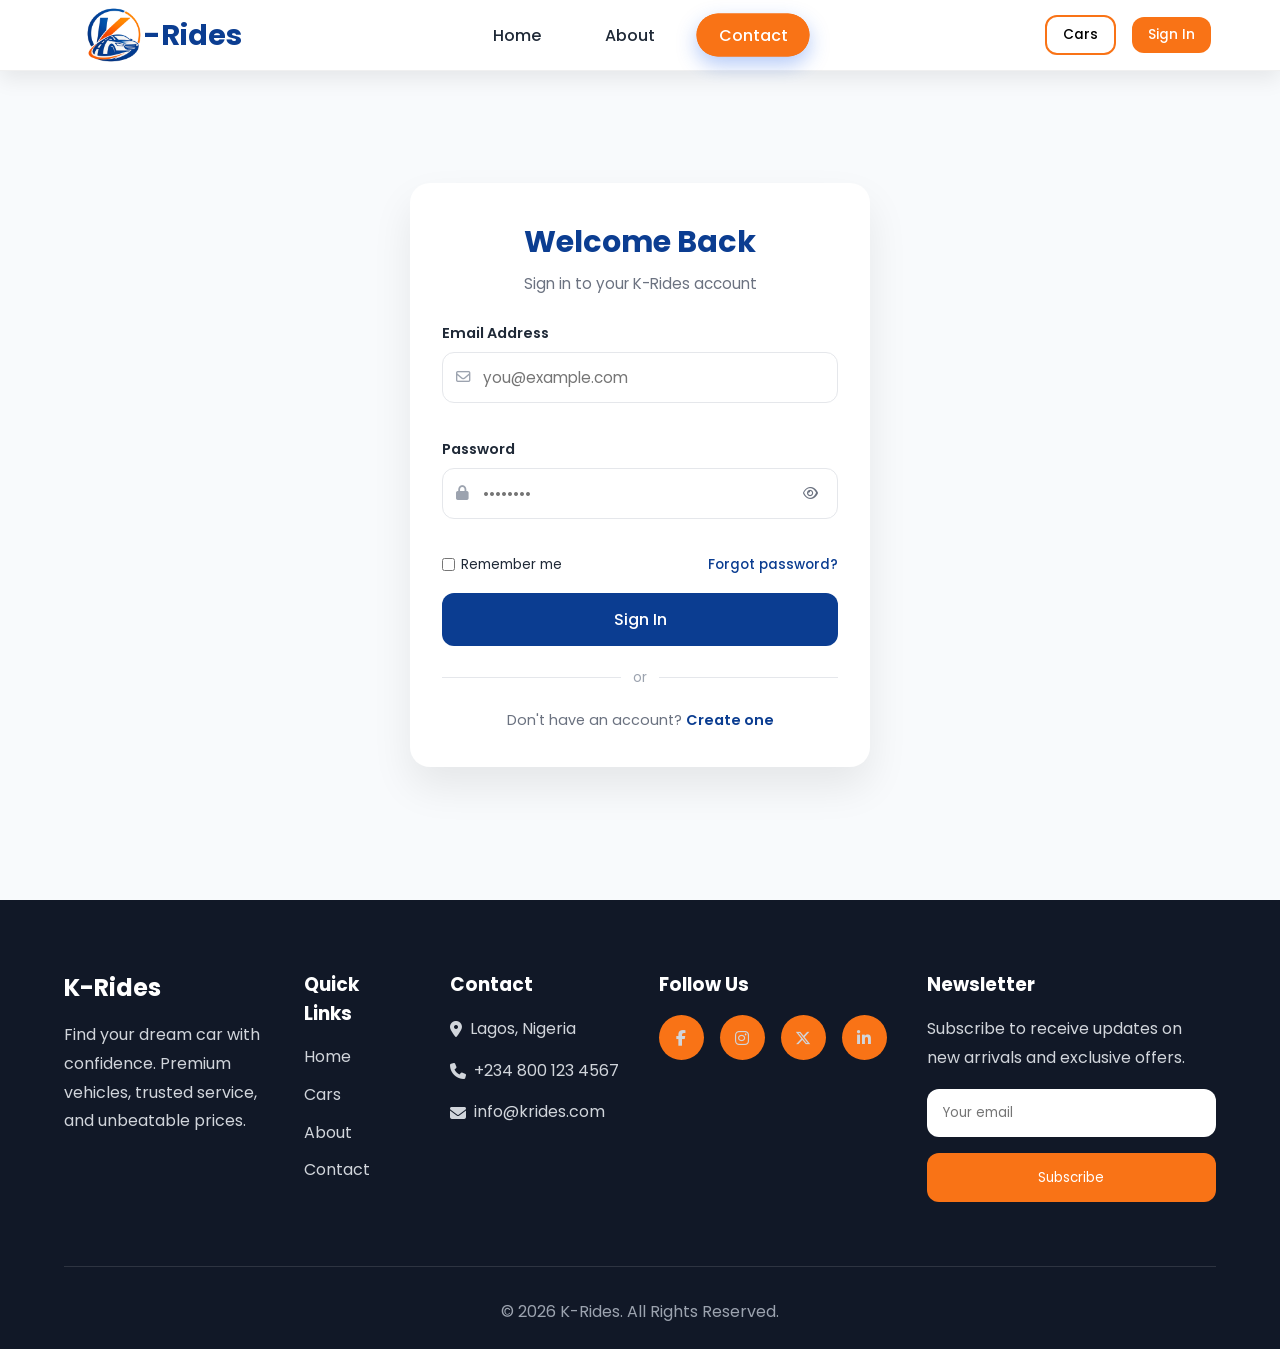
<file: auth.html>
<!doctype html>
<html lang="en">

<head>
	<meta charset="utf-8">
	<meta name="viewport" content="width=device-width, initial-scale=1.0">
	<meta name="description" content="Sign in or create a K-Rides account — one page for login and registration.">
	<meta property="og:title" content="K-Rides | Sign In">
	<meta property="og:description" content="Sign in or create your K-Rides account.">
	<meta property="og:image" content="https://k-rides-jerry.vercel.app/assets/k-ride-logo.png">
	<meta property="og:type" content="website">
	<meta property="og:url" content="https://k-rides-jerry.vercel.app/auth.html">
	<link rel="canonical" href="https://k-rides-jerry.vercel.app/auth.html">
	<meta name="twitter:card" content="summary_large_image">
	<title>K-Rides | Sign In</title>
	<link rel="icon" type="image/x-icon" href="assets/favicon.ico">
	<link rel="icon" type="image/png" sizes="512x512" href="assets/favicon.png">
	<link rel="apple-touch-icon" href="assets/favicon.png">
	<link rel="preconnect" href="https://fonts.googleapis.com">
	<link rel="preconnect" href="https://fonts.gstatic.com" crossorigin>
	<link href="https://fonts.googleapis.com/css2?family=Poppins:wght@300;400;500;600;700&display=swap" rel="stylesheet">
	<link rel="stylesheet" href="https://cdnjs.cloudflare.com/ajax/libs/font-awesome/6.7.2/css/all.min.css">
	<link rel="stylesheet" href="style.css?v=32">
</head>
<body>
	<!-- =========================================================
     HEADER / NAVBAR
     ========================================================= -->
<header>
		<div class="container">
			<nav class="navbar">
				<div class="logo">
					<img src="assets/k-ride-logo.png" alt="K-Ride Logo">
					<a href="index.html">-Rides</a>
				</div>
				<div class="nav-drawer" id="navDrawer">
					<ul class="nav-links">
						<li><a href="index.html" class="nav-item">Home</a></li>
						<li><a href="index.html#about" class="nav-item">About</a></li>
						<li><a href="#contact" class="nav-item">Contact</a></li>
						<span class="indicator"></span>
					</ul>
					<div class="nav-buttons">
						<a href="cars.html" class="btn btn-cars">Cars</a>
						<a href="auth.html" class="btn btn-register active">Sign In</a>
					</div>
				</div>
				<button class="hamburger" id="hamburger" aria-label="Open menu" aria-expanded="false">
					<span></span><span></span><span></span>
				</button>
			</nav>
			<div class="drawer-overlay" id="drawerOverlay"></div>
		</div>
	</header>

	<!-- =========================================================
     AUTH PAGE - LOGIN/REGISTER
     ========================================================= -->
<section class="auth-page">
		<div class="container">
			<div class="auth-card" id="authCard">
				<div class="auth-header">
					<h1 id="authTitle">Welcome Back</h1>
					<p id="authSub">Sign in to your K-Rides account</p>
				</div>

				<!-- LOGIN PANEL (visible by default) -->
				<div id="loginPanel" class="auth-panel">
					<form id="loginForm" novalidate>
						<div class="input-group">
							<label for="loginEmail">Email Address</label>
							<div class="input-with-icon">
								<i class="fa-regular fa-envelope"></i>
								<input type="email" id="loginEmail" placeholder="you@example.com" required>
							</div>
							<small class="field-error" id="loginEmailError"></small>
						</div>
						<div class="input-group">
							<label for="loginPassword">Password</label>
							<div class="input-with-icon">
								<i class="fa-solid fa-lock"></i>
								<input type="password" id="loginPassword" placeholder="••••••••" required>
								<button type="button" class="toggle-pass" data-target="loginPassword" aria-label="Show password"><i class="fa-regular fa-eye"></i></button>
							</div>
							<small class="field-error" id="loginPasswordError"></small>
						</div>
						<div class="auth-row">
							<label class="remember"><input type="checkbox" id="remember"> Remember me</label>
							<a href="#" class="forgot-link">Forgot password?</a>
						</div>
						<button type="submit" class="btn btn-primary auth-submit" id="loginBtn">Sign In</button>
					</form>
					<div class="auth-divider"><span>or</span></div>
					<p class="auth-switch">Don't have an account? <a href="#" id="showRegister">Create one</a></p>
				</div>

				<!-- REGISTER PANEL (hidden by default) -->
				<div id="registerPanel" class="auth-panel hidden">
					<form id="registerForm" novalidate>
						<div class="input-group">
							<label for="regName">Full Name</label>
							<div class="input-with-icon">
								<i class="fa-regular fa-user"></i>
								<input type="text" id="regName" placeholder="John Doe" required>
							</div>
							<small class="field-error" id="regNameError"></small>
						</div>
						<div class="input-group">
							<label for="regEmail">Email Address</label>
							<div class="input-with-icon">
								<i class="fa-regular fa-envelope"></i>
								<input type="email" id="regEmail" placeholder="you@example.com" required>
							</div>
							<small class="field-error" id="regEmailError"></small>
						</div>
						<div class="input-group">
							<label for="regPhone">Phone Number</label>
							<div class="input-with-icon">
								<i class="fa-solid fa-phone"></i>
								<input type="tel" id="regPhone" placeholder="+234 800 123 4567" pattern="^\+?[0-9\s\-]{10,15}$" required>
							</div>
							<small class="field-error" id="regPhoneError"></small>
						</div>
						<div class="input-group">
							<label for="regPass">Password</label>
							<div class="input-with-icon">
								<i class="fa-solid fa-lock"></i>
								<input type="password" id="regPass" placeholder="At least 6 characters" required>
								<button type="button" class="toggle-pass" data-target="regPass" aria-label="Show password"><i class="fa-regular fa-eye"></i></button>
							</div>
							<small class="field-error" id="regPassError"></small>
						</div>
						<div class="input-group">
							<label for="regConfirm">Confirm Password</label>
							<div class="input-with-icon">
								<i class="fa-solid fa-lock"></i>
								<input type="password" id="regConfirm" placeholder="Repeat password" required>
								<button type="button" class="toggle-pass" data-target="regConfirm" aria-label="Show password"><i class="fa-regular fa-eye"></i></button>
							</div>
							<small class="field-error" id="regConfirmError"></small>
						</div>
						<label class="remember agree-label"><input type="checkbox" id="agree" required> I agree to the <a href="#">Terms & Privacy</a></label>
						<small class="field-error" id="agreeError"></small>
						<button type="submit" class="btn btn-primary auth-submit" id="regBtn">Create Account</button>
					</form>
					<div class="auth-divider"><span>or</span></div>
					<p class="auth-switch">Already have an account? <a href="#" id="showLogin">Sign in</a></p>
				</div>

			</div>
		</div>
	</section>

	<!-- =========================================================
     FOOTER
     ========================================================= -->
<footer class="footer" id="contact">
		<div class="container">
			<div class="footer-content">
				<div class="footer-column">
					<h2>K-Rides</h2>
					<p>Find your dream car with confidence. Premium vehicles, trusted service, and unbeatable prices.</p>
				</div>
				<div class="footer-column">
					<h3>Quick Links</h3>
					<ul>
						<li><a href="index.html">Home</a></li>
						<li><a href="cars.html">Cars</a></li>
						<li><a href="index.html#about">About</a></li>
						<li><a href="#contact">Contact</a></li>
					</ul>
				</div>
				<div class="footer-column">
					<h3>Contact</h3>
					<p><i class="fa-solid fa-location-dot"></i> Lagos, Nigeria</p>
					<p><i class="fa-solid fa-phone"></i> +234 800 123 4567</p>
					<p><i class="fa-solid fa-envelope"></i> info@krides.com</p>
				</div>
				<div class="footer-column">
					<h3>Follow Us</h3>
					<div class="social-icons">
						<a href="#" aria-label="Facebook"><i class="fa-brands fa-facebook-f"></i></a>
						<a href="#" aria-label="Instagram"><i class="fa-brands fa-instagram"></i></a>
						<a href="#" aria-label="X"><i class="fa-brands fa-x-twitter"></i></a>
						<a href="#" aria-label="LinkedIn"><i class="fa-brands fa-linkedin-in"></i></a>
					</div>
				</div>
				<div class="footer-column">
					<h3>Newsletter</h3>
					<p>Subscribe to receive updates on new arrivals and exclusive offers.</p>
					<form class="footer-newsletter">
						<input type="email" placeholder="Your email" required>
						<button type="submit">Subscribe</button>
					</form>
				</div>
			</div>
			<div class="footer-bottom"><p>© 2026 K-Rides. All Rights Reserved.</p></div>
		</div>
	</footer>

	<!-- =========================================================
     FORGOT PASSWORD MODAL
     ========================================================= -->
<div class="contact-modal" id="forgotModal" aria-hidden="true">
		<div class="contact-content forgot-content">
			<button class="close-contact" id="closeForgot" aria-label="Close forgot password">&times;</button>
			<h2>Reset Password</h2>
			<p class="forgot-desc">
				Enter your email address and we'll send you a link to reset your password.
			</p>
			<form id="forgotForm" novalidate>
				<div class="input-group">
					<label for="forgotEmail">Email Address</label>
					<div class="input-with-icon">
						<i class="fa-regular fa-envelope"></i>
						<input type="email" id="forgotEmail" placeholder="you@example.com" required>
					</div>
					<small class="field-error" id="forgotEmailError"></small>
				</div>
				<button type="submit" class="btn btn-primary forgot-submit">Send Reset Link</button>
			</form>
			<div id="forgotSuccess" class="hidden forgot-success">
				<i class="fa-solid fa-circle-check forgot-success-icon"></i>
				<h3 class="forgot-success-title">Check your email</h3>
				<p class="forgot-success-text">If an account exists for that email, a reset link has been sent. Please check your inbox and spam folder.</p>
				<button class="btn forgot-done" id="forgotDone">Done</button>
			</div>
			<p class="forgot-footer">Remembered? <a href="#" id="forgotToLogin">Back to Sign In</a></p>
		</div>
	</div>

	<button id="backToTop" class="back-to-top" aria-label="Back to top"><i class="fa-solid fa-arrow-up" aria-hidden="true"></i></button>
	<!-- =========================================================
     SCRIPTS
     ========================================================= -->
<script src="script.js"></script>
	<script src="auth.js"></script>
</body>
</html>
</file>
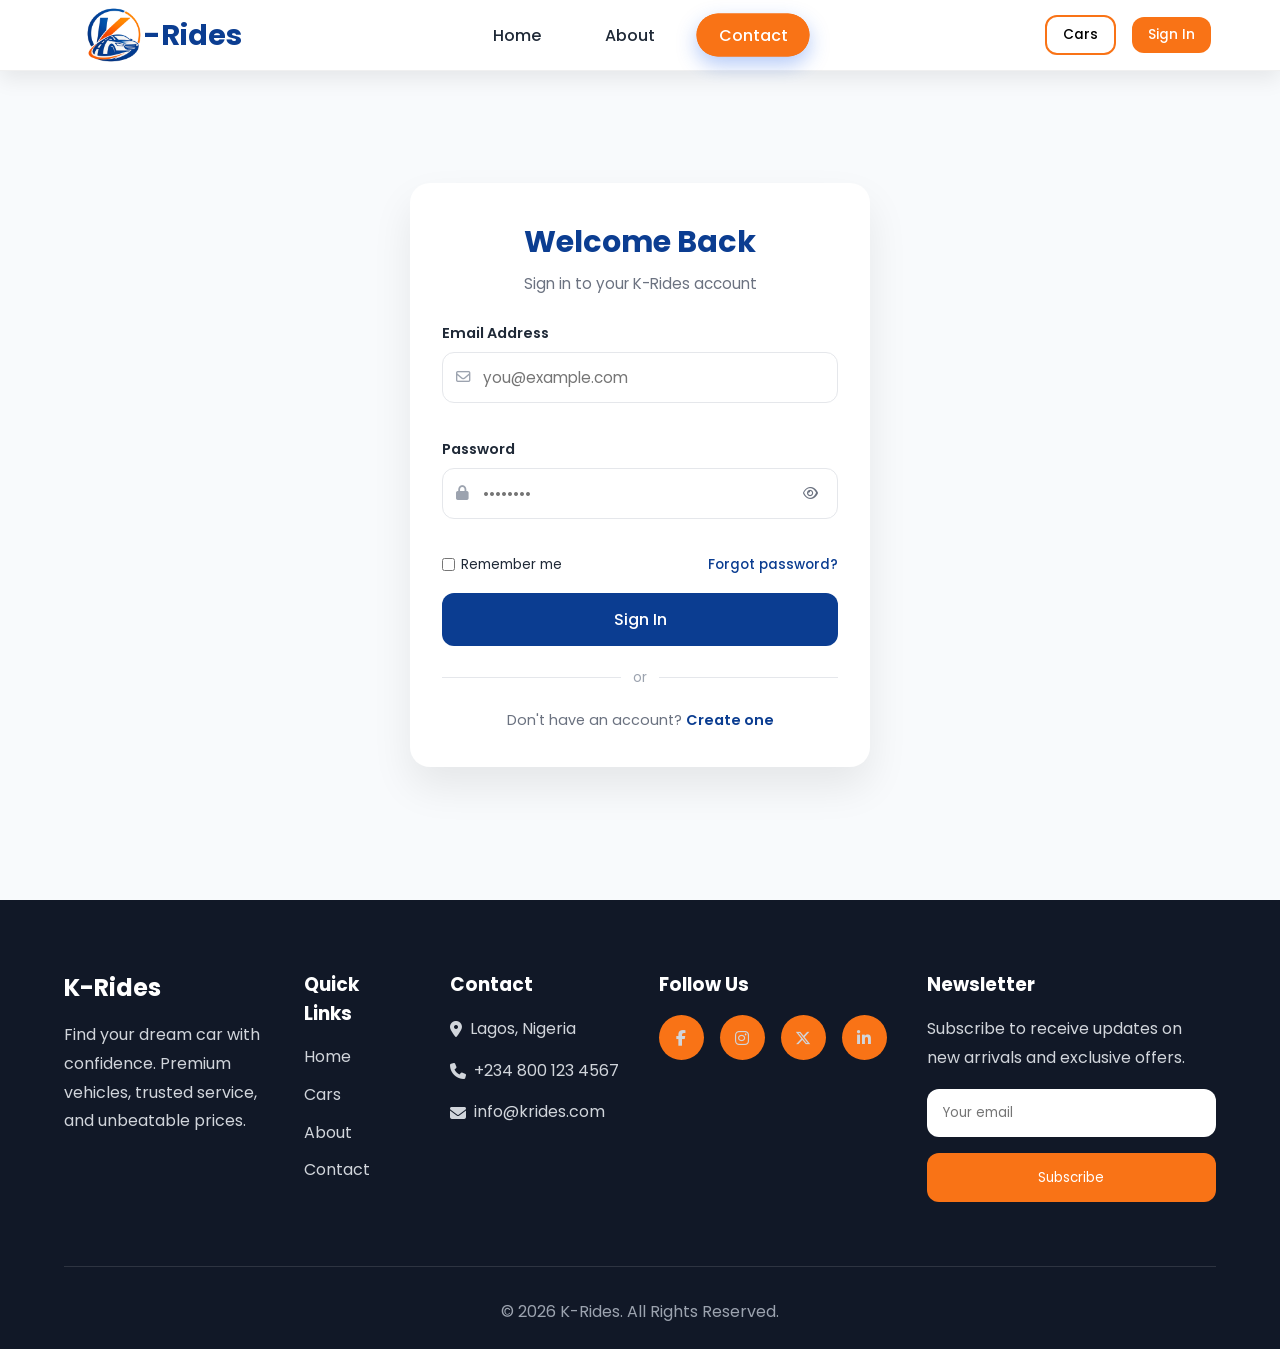
<file: login.html>
<!doctype html>
<html lang="en">

<head>
	<meta charset="utf-8">
	<meta name="viewport" content="width=device-width, initial-scale=1.0">
	<meta name="description" content="Sign in to K-Rides — access your account, saved cars and seller contacts.">
	<meta property="og:title" content="K-Rides | Login">
	<meta property="og:description" content="Sign in to K-Rides to manage your vehicles and contacts.">
	<meta property="og:image" content="https://k-rides-jerry.vercel.app/assets/k-ride-logo.png">
	<meta property="og:type" content="website">
	<meta property="og:url" content="https://k-rides-jerry.vercel.app/login.html">
	<link rel="canonical" href="https://k-rides-jerry.vercel.app/login.html">
	<meta name="twitter:card" content="summary_large_image">
	<title>K-Rides | Login</title>
	<link rel="icon" type="image/x-icon" href="assets/favicon.ico">
	<link rel="icon" type="image/png" sizes="512x512" href="assets/favicon.png">
	<link rel="apple-touch-icon" href="assets/favicon.png">
	<link rel="preconnect" href="https://fonts.googleapis.com">
	<link rel="preconnect" href="https://fonts.gstatic.com" crossorigin>
	<link href="https://fonts.googleapis.com/css2?family=Poppins:wght@300;400;500;600;700&display=swap" rel="stylesheet">
	<link rel="stylesheet" href="https://cdnjs.cloudflare.com/ajax/libs/font-awesome/6.7.2/css/all.min.css">
	<link rel="stylesheet" href="style.css?v=32">
</head>
<body>
	<header>
		<div class="container">
			<nav class="navbar">
				<div class="logo">
					<img src="assets/k-ride-logo.png" alt="K-Ride Logo">
					<a href="index.html">-Rides</a>
				</div>
				<div class="nav-drawer" id="navDrawer">
					<ul class="nav-links">
						<li><a href="index.html" class="nav-item">Home</a></li>
						<li><a href="index.html#about" class="nav-item">About</a></li>
						<li><a href="#contact" class="nav-item">Contact</a></li>
						<span class="indicator"></span>
					</ul>
					<div class="nav-buttons">
						<a href="cars.html" class="btn btn-cars">Cars</a>
						<a href="auth.html" class="btn btn-register">Sign In</a>
					</div>
				</div>
				<button class="hamburger" id="hamburger" aria-label="Open menu" aria-expanded="false">
					<span></span><span></span><span></span>
				</button>
			</nav>
			<div class="drawer-overlay" id="drawerOverlay"></div>
		</div>
	</header>

	<!-- =========================================================
     AUTH PAGE
     ========================================================= -->
	<section class="auth-page">
		<div class="container">
			<div class="auth-card">
				<div class="auth-header">
					<h1>Welcome Back</h1>
					<p>Sign in to your K-Rides account</p>
				</div>
				<form id="loginForm" novalidate>
					<div class="input-group">
						<label for="loginEmail">Email Address</label>
						<div class="input-with-icon">
							<i class="fa-regular fa-envelope"></i>
							<input type="email" id="loginEmail" placeholder="you@example.com" required>
						</div>
						<small class="field-error" id="loginEmailError"></small>
					</div>
					<div class="input-group">
						<label for="loginPassword">Password</label>
						<div class="input-with-icon">
							<i class="fa-solid fa-lock"></i>
							<input type="password" id="loginPassword" placeholder="••••••••" required>
							<button type="button" class="toggle-pass" aria-label="Show password"><i class="fa-regular fa-eye"></i></button>
						</div>
						<small class="field-error" id="loginPasswordError"></small>
					</div>
					<div class="auth-row">
						<label class="remember"><input type="checkbox" id="remember"> Remember me</label>
						<a href="#" class="forgot-link">Forgot password?</a>
					</div>
					<button type="submit" class="btn btn-primary auth-submit" id="loginBtn">Sign In</button>
					<div class="auth-divider"><span>or</span></div>
					<p class="auth-switch">Don't have an account? <a href="register.html">Create one</a></p>
				</form>
			</div>
		</div>
	</section>

	<!-- =========================================================
     FOOTER
     ========================================================= -->
	<footer class="footer" id="contact">
		<div class="container">
			<div class="footer-content">
				<div class="footer-column">
					<h2>K-Rides</h2>
					<p>Find your dream car with confidence. Premium vehicles, trusted service, and unbeatable prices.</p>
				</div>
				<div class="footer-column">
					<h3>Quick Links</h3>
					<ul>
						<li><a href="index.html">Home</a></li>
						<li><a href="cars.html">Cars</a></li>
						<li><a href="index.html#about">About</a></li>
						<li><a href="#contact">Contact</a></li>
					</ul>
				</div>
				<div class="footer-column">
					<h3>Contact</h3>
					<p><i class="fa-solid fa-location-dot"></i> Lagos, Nigeria</p>
					<p><i class="fa-solid fa-phone"></i> +234 800 123 4567</p>
					<p><i class="fa-solid fa-envelope"></i> info@krides.com</p>
				</div>
				<div class="footer-column">
					<h3>Follow Us</h3>
					<div class="social-icons">
						<a href="#" aria-label="Facebook"><i class="fa-brands fa-facebook-f"></i></a>
						<a href="#" aria-label="Instagram"><i class="fa-brands fa-instagram"></i></a>
						<a href="#" aria-label="X"><i class="fa-brands fa-x-twitter"></i></a>
						<a href="#" aria-label="LinkedIn"><i class="fa-brands fa-linkedin-in"></i></a>
					</div>
				</div>
				<div class="footer-column">
					<h3>Newsletter</h3>
					<p>Subscribe to receive updates on new arrivals and exclusive offers.</p>
					<form class="footer-newsletter">
						<input type="email" placeholder="Your email" required>
						<button type="submit">Subscribe</button>
					</form>
				</div>
			</div>
			<div class="footer-bottom"><p>© 2026 K-Rides. All Rights Reserved.</p></div>
		</div>
	</footer>

	<button id="backToTop" class="back-to-top" aria-label="Back to top"><i class="fa-solid fa-arrow-up" aria-hidden="true"></i></button>
	<script src="script.js"></script>
	<!-- =========================================================
     AUTH SCRIPT - INLINE
     ========================================================= -->
	<script>
	// Login specific
	(function(){
		const form = document.getElementById('loginForm');
		const email = document.getElementById('loginEmail');
		const pass = document.getElementById('loginPassword');
		const btn = document.getElementById('loginBtn');
		const eErr = document.getElementById('loginEmailError');
		const pErr = document.getElementById('loginPasswordError');
		const toggle = document.querySelector('.toggle-pass');
		if(toggle){
			toggle.addEventListener('click', ()=>{
				const isPass = pass.type === 'password';
				pass.type = isPass ? 'text' : 'password';
				toggle.innerHTML = isPass ? '<i class="fa-regular fa-eye-slash"></i>' : '<i class="fa-regular fa-eye"></i>';
			});
		}
		if(!form) return;
		form.addEventListener('submit', (e)=>{
			e.preventDefault();
			let ok=true;
			eErr.textContent=''; pErr.textContent='';
			if(!email.value || !/^[^\s@]+@[^\s@]+\.[^\s@]+$/.test(email.value)){ eErr.textContent='Enter a valid email'; ok=false; }
			if(!pass.value || pass.value.length < 6){ pErr.textContent='Password must be at least 6 characters'; ok=false; }
			if(!ok) return;
			btn.textContent='Signing in...'; btn.disabled=true;
			setTimeout(()=>{
				// demo: store in localStorage
				localStorage.setItem('krides_user', JSON.stringify({email: email.value}));
				localStorage.setItem('krides_current_user', JSON.stringify({email: email.value}));
				btn.textContent='Success!';
				btn.style.background='#28a745';
				setTimeout(()=> window.location.href='index.html', 800);
			}, 900);
		});
	})();
	</script>
</body>
</html>
</file>
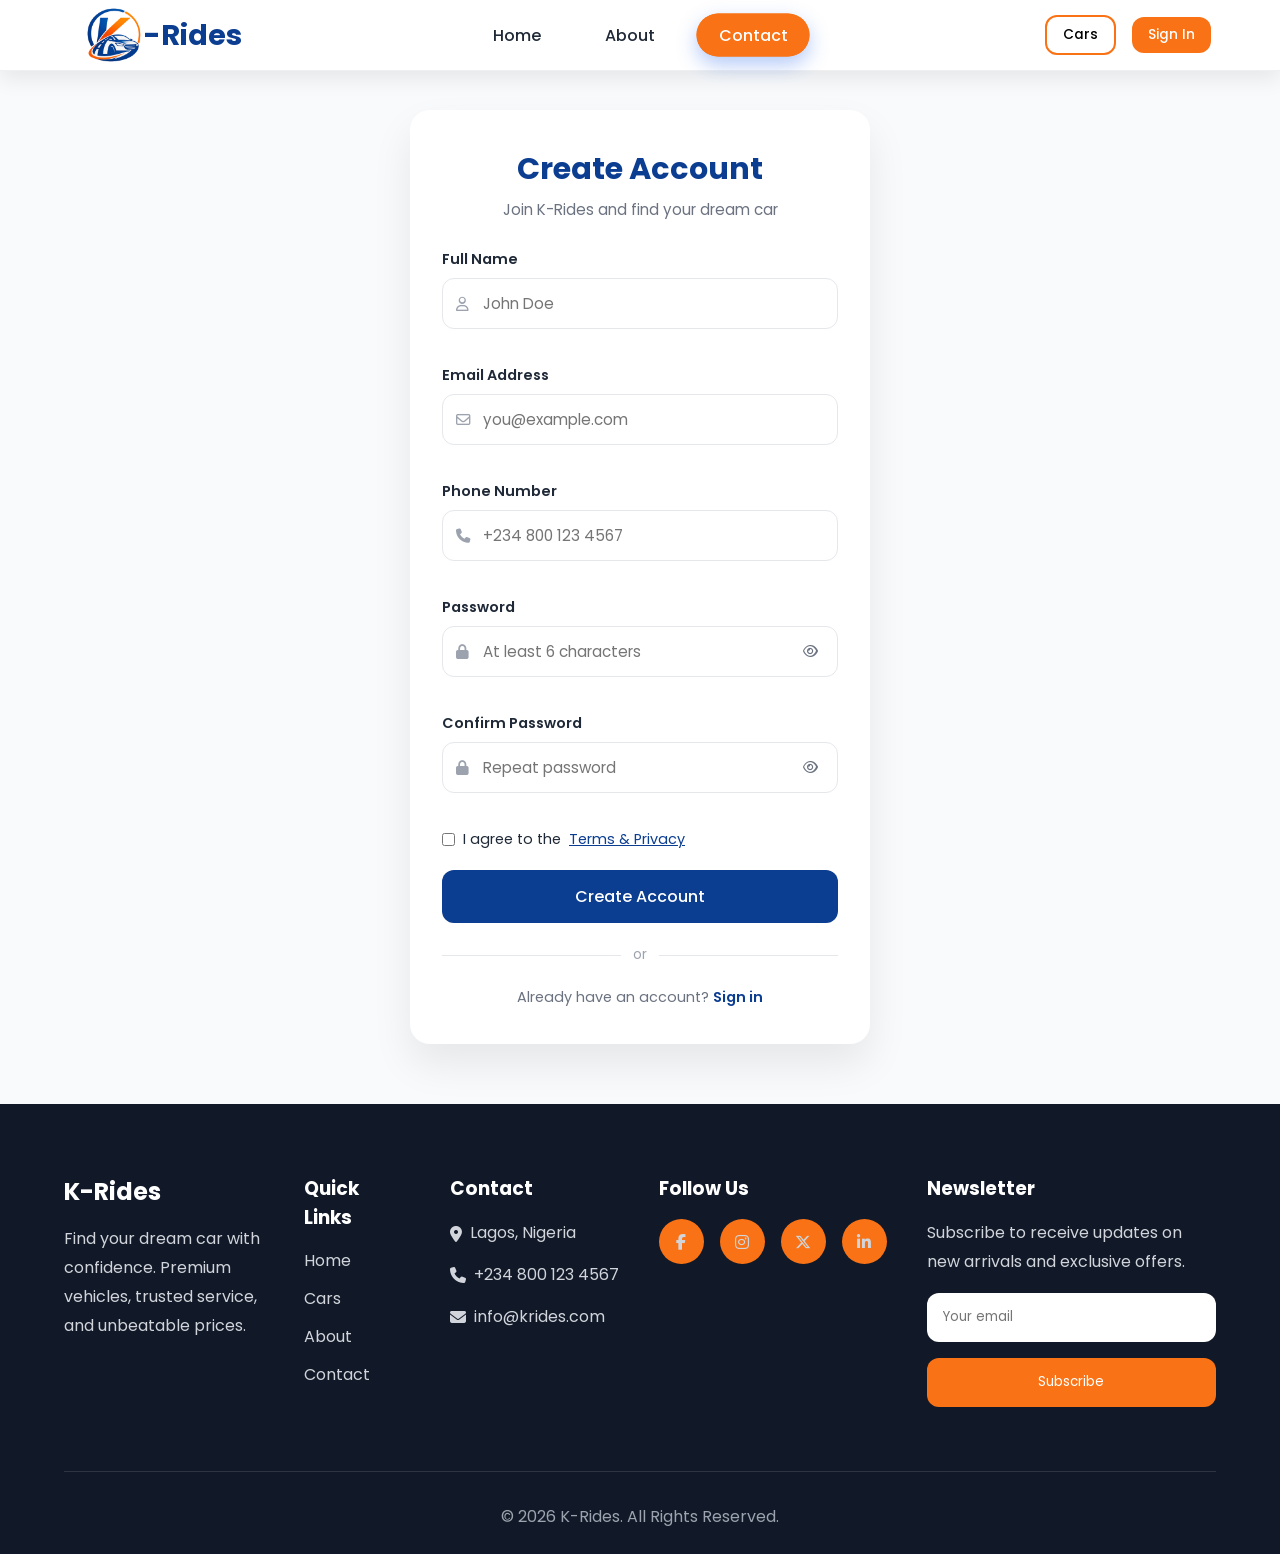
<file: register.html>
<!doctype html>
<html lang="en">

<head>
	<meta charset="utf-8">
	<meta name="viewport" content="width=device-width, initial-scale=1.0">
	<meta name="description" content="Create a K-Rides account — join thousands of buyers finding premium vehicles in Lagos.">
	<meta property="og:title" content="K-Rides | Register">
	<meta property="og:description" content="Create your K-Rides account and start browsing verified cars.">
	<meta property="og:image" content="https://k-rides-jerry.vercel.app/assets/k-ride-logo.png">
	<meta property="og:type" content="website">
	<meta property="og:url" content="https://k-rides-jerry.vercel.app/register.html">
	<link rel="canonical" href="https://k-rides-jerry.vercel.app/register.html">
	<meta name="twitter:card" content="summary_large_image">
	<title>K-Rides | Register</title>
	<link rel="icon" type="image/x-icon" href="assets/favicon.ico">
	<link rel="icon" type="image/png" sizes="512x512" href="assets/favicon.png">
	<link rel="apple-touch-icon" href="assets/favicon.png">
	<link rel="preconnect" href="https://fonts.googleapis.com">
	<link rel="preconnect" href="https://fonts.gstatic.com" crossorigin>
	<link href="https://fonts.googleapis.com/css2?family=Poppins:wght@300;400;500;600;700&display=swap" rel="stylesheet">
	<link rel="stylesheet" href="https://cdnjs.cloudflare.com/ajax/libs/font-awesome/6.7.2/css/all.min.css">
	<link rel="stylesheet" href="style.css?v=32">
</head>
<body>
	<header>
		<div class="container">
			<nav class="navbar">
				<div class="logo">
					<img src="assets/k-ride-logo.png" alt="K-Ride Logo">
					<a href="index.html">-Rides</a>
				</div>
				<div class="nav-drawer" id="navDrawer">
					<ul class="nav-links">
						<li><a href="index.html" class="nav-item">Home</a></li>
						<li><a href="index.html#about" class="nav-item">About</a></li>
						<li><a href="#contact" class="nav-item">Contact</a></li>
						<span class="indicator"></span>
					</ul>
					<div class="nav-buttons">
						<a href="cars.html" class="btn btn-cars">Cars</a>
						<a href="auth.html" class="btn btn-register">Sign In</a>
					</div>
				</div>
				<button class="hamburger" id="hamburger" aria-label="Open menu" aria-expanded="false">
					<span></span><span></span><span></span>
				</button>
			</nav>
			<div class="drawer-overlay" id="drawerOverlay"></div>
		</div>
	</header>

	<!-- =========================================================
     AUTH PAGE
     ========================================================= -->
	<section class="auth-page">
		<div class="container">
			<div class="auth-card">
				<div class="auth-header">
					<h1>Create Account</h1>
					<p>Join K-Rides and find your dream car</p>
				</div>
				<form id="registerForm" novalidate>
					<div class="input-group">
						<label for="regName">Full Name</label>
						<div class="input-with-icon">
							<i class="fa-regular fa-user"></i>
							<input type="text" id="regName" placeholder="John Doe" required>
						</div>
						<small class="field-error" id="regNameError"></small>
					</div>
					<div class="input-group">
						<label for="regEmail">Email Address</label>
						<div class="input-with-icon">
							<i class="fa-regular fa-envelope"></i>
							<input type="email" id="regEmail" placeholder="you@example.com" required>
						</div>
						<small class="field-error" id="regEmailError"></small>
					</div>
					<div class="input-group">
						<label for="regPhone">Phone Number</label>
						<div class="input-with-icon">
							<i class="fa-solid fa-phone"></i>
							<input type="tel" id="regPhone" placeholder="+234 800 123 4567" pattern="^\+?[0-9\s\-]{10,15}$" required>
						</div>
						<small class="field-error" id="regPhoneError"></small>
					</div>
					<div class="input-group">
						<label for="regPass">Password</label>
						<div class="input-with-icon">
							<i class="fa-solid fa-lock"></i>
							<input type="password" id="regPass" placeholder="At least 6 characters" required>
							<button type="button" class="toggle-pass" data-target="regPass" aria-label="Show password"><i class="fa-regular fa-eye"></i></button>
						</div>
						<small class="field-error" id="regPassError"></small>
					</div>
					<div class="input-group">
						<label for="regConfirm">Confirm Password</label>
						<div class="input-with-icon">
							<i class="fa-solid fa-lock"></i>
							<input type="password" id="regConfirm" placeholder="Repeat password" required>
							<button type="button" class="toggle-pass" data-target="regConfirm" aria-label="Show password"><i class="fa-regular fa-eye"></i></button>
						</div>
						<small class="field-error" id="regConfirmError"></small>
					</div>
					<label class="remember agree-label"><input type="checkbox" id="agree" required> I agree to the <a href="#">Terms & Privacy</a></label>
					<small class="field-error" id="agreeError"></small>
					<button type="submit" class="btn btn-primary auth-submit" id="regBtn">Create Account</button>
					<div class="auth-divider"><span>or</span></div>
					<p class="auth-switch">Already have an account? <a href="login.html">Sign in</a></p>
				</form>
			</div>
		</div>
	</section>

	<!-- =========================================================
     FOOTER
     ========================================================= -->
	<footer class="footer" id="contact">
		<div class="container">
			<div class="footer-content">
				<div class="footer-column">
					<h2>K-Rides</h2>
					<p>Find your dream car with confidence. Premium vehicles, trusted service, and unbeatable prices.</p>
				</div>
				<div class="footer-column">
					<h3>Quick Links</h3>
					<ul>
						<li><a href="index.html">Home</a></li>
						<li><a href="cars.html">Cars</a></li>
						<li><a href="index.html#about">About</a></li>
						<li><a href="#contact">Contact</a></li>
					</ul>
				</div>
				<div class="footer-column">
					<h3>Contact</h3>
					<p><i class="fa-solid fa-location-dot"></i> Lagos, Nigeria</p>
					<p><i class="fa-solid fa-phone"></i> +234 800 123 4567</p>
					<p><i class="fa-solid fa-envelope"></i> info@krides.com</p>
				</div>
				<div class="footer-column">
					<h3>Follow Us</h3>
					<div class="social-icons">
						<a href="#" aria-label="Facebook"><i class="fa-brands fa-facebook-f"></i></a>
						<a href="#" aria-label="Instagram"><i class="fa-brands fa-instagram"></i></a>
						<a href="#" aria-label="X"><i class="fa-brands fa-x-twitter"></i></a>
						<a href="#" aria-label="LinkedIn"><i class="fa-brands fa-linkedin-in"></i></a>
					</div>
				</div>
				<div class="footer-column">
					<h3>Newsletter</h3>
					<p>Subscribe to receive updates on new arrivals and exclusive offers.</p>
					<form class="footer-newsletter">
						<input type="email" placeholder="Your email" required>
						<button type="submit">Subscribe</button>
					</form>
				</div>
			</div>
			<div class="footer-bottom"><p>© 2026 K-Rides. All Rights Reserved.</p></div>
		</div>
	</footer>

	<button id="backToTop" class="back-to-top" aria-label="Back to top"><i class="fa-solid fa-arrow-up" aria-hidden="true"></i></button>
	<script src="script.js"></script>
	<!-- =========================================================
     AUTH SCRIPT - INLINE
     ========================================================= -->
	<script>
	(function(){
		const form = document.getElementById('registerForm');
		const name = document.getElementById('regName');
		const email = document.getElementById('regEmail');
		const phone = document.getElementById('regPhone');
		const pass = document.getElementById('regPass');
		const confirm = document.getElementById('regConfirm');
		const agree = document.getElementById('agree');
		const btn = document.getElementById('regBtn');
		document.querySelectorAll('.toggle-pass').forEach(t=>{
			t.addEventListener('click', ()=>{
				const id=t.dataset.target;
				const inp=document.getElementById(id);
				const isPass=inp.type==='password';
				inp.type=isPass?'text':'password';
				t.innerHTML=isPass?'<i class="fa-regular fa-eye-slash"></i>':'<i class="fa-regular fa-eye"></i>';
			});
		});
		if(!form) return;
		form.addEventListener('submit', (e)=>{
			e.preventDefault();
			let ok=true;
			[['regNameError', name.value.trim().length>=2],[ 'regEmailError', /^[^\s@]+@[^\s@]+\.[^\s@]+$/.test(email.value)],[ 'regPhoneError', /^\+?[0-9\s\-]{10,15}$/.test(phone.value)],[ 'regPassError', pass.value.length>=6],[ 'regConfirmError', confirm.value===pass.value && confirm.value.length>0]].forEach(([id,cond])=>{
				const el=document.getElementById(id);
				if(!cond){ el.textContent=id.includes('Name')?'Enter full name': id.includes('Email')?'Valid email required': id.includes('Phone')?'Enter valid phone': id.includes('Pass') && id!=='regConfirmError'?'Min 6 chars':'Passwords must match'; ok=false; } else el.textContent='';
			});
			const agreeErr=document.getElementById('agreeError');
			if(agreeErr) agreeErr.textContent='';
			if(!agree.checked){ if(agreeErr) agreeErr.textContent='You must agree to Terms & Privacy'; ok=false; }
			if(!ok) return;
			btn.textContent='Creating...'; btn.disabled=true;
			setTimeout(()=>{
				localStorage.setItem('krides_user', JSON.stringify({name:name.value, email:email.value}));
				btn.textContent='Account created!';
				btn.style.background='#28a745';
				setTimeout(()=> window.location.href='login.html', 900);
			}, 900);
		});
	})();
	</script>
</body>
</html>
</file>
<file: style.css>
@charset "utf-8";
/* =========================================================
   K-RIDES MAIN STYLESHEET
   ========================================================= */

* {
  margin: 0;
  padding: 0;
  box-sizing: border-box;
}

html {
  scroll-behavior: smooth;
  scroll-padding-top: 80px;
}

section,
#home,
#about,
#contact,
.cars-hero {
  scroll-margin-top: 80px;
}

/* =========================================================
   PRELOADER - MAD LOGO EFFECT
   ========================================================= */
.preloader{
  position:fixed;
  inset:0;
  background:#FFFFFF;
  z-index:9999;
  display:flex;
  align-items:center;
  justify-content:center;
  transition:opacity .6s ease, visibility .6s ease;
}
.preloader.hide{ opacity:0; visibility:hidden; pointer-events:none; }
.preloader-inner{ text-align:center; display:flex; flex-direction:column; align-items:center; gap:14px; }
.preloader-logo-wrap{ position:relative; width:110px; height:110px; display:flex; align-items:center; justify-content:center; }
.preloader-logo{ width:86px; height:86px; object-fit:contain; border-radius:50%; background:#fff; padding:6px; box-shadow:0 8px 30px rgba(11,61,145,.18); animation:logoPulse 1.6s ease-in-out infinite; position:relative; z-index:2; }
.preloader-ring, .preloader-ring2{
  position:absolute; inset:0;
  border:3px solid transparent;
  border-top-color:var(--primary);
  border-right-color:var(--secondary);
  border-radius:50%;
  animation:spin 1.1s linear infinite;
}
.preloader-ring2{ inset:8px; border-width:2px; border-top-color:var(--secondary); border-right-color:var(--primary); animation:spinReverse 1.4s linear infinite; opacity:.7; }
.preloader-text{ font-size:1.35rem; font-weight:700; color:var(--primary); letter-spacing:2px; margin-top:4px; }
.preloader-sub{ font-size:.85rem; color:var(--light-text); letter-spacing:1px; margin-top:-8px; }
.preloader-bar{ width:120px; height:3px; background:#E5E7EB; border-radius:99px; overflow:hidden; margin-top:6px; }
.preloader-bar span{ display:block; height:100%; width:45%; background:linear-gradient(90deg, var(--primary), var(--secondary)); border-radius:99px; animation:barSlide 1.2s ease-in-out infinite; }
@keyframes spin{ to{ transform:rotate(360deg); } }
@keyframes spinReverse{ to{ transform:rotate(-360deg); } }
@keyframes logoPulse{ 0%,100%{ transform:scale(1); } 50%{ transform:scale(1.04); } }
@keyframes barSlide{ 0%{ transform:translateX(-100%); } 50%{ transform:translateX(80%); } 100%{ transform:translateX(180%); } }

body {
  font-family: "Poppins", sans-serif;
  background: #f8fafc;
  color: #1f2937;
  overflow-x: hidden;
}

img {
  width: 100%;
  height: auto;
  display: block;
}

a {
  text-decoration: none;
  color: inherit;
}

ul {
  list-style: none;
}

button,
input {
  font-family: inherit;
}

:root {
  --primary: #0b3d91;
  --secondary: #f97316;
  --white: #ffffff;
  --background: #f8fafc;
  --text: #1f2937;
  --light-text: #6b7280;
  --shadow: 0 8px 20px rgba(0, 0, 0, 0.08);
  --radius: 12px;
}

header {
  background: var(--white);
  box-shadow: var(--shadow);
  border-bottom: 1px solid rgba(0, 0, 0, 0.06);
  position: fixed;
  top: 0;
  left: 0;
  right: 0;
  z-index: 1000;
  transition:
    background 0.3s ease,
    backdrop-filter 0.3s ease,
    box-shadow 0.3s ease;
}
header.scrolled {
  background: rgba(255, 255, 255, 0.82);
  backdrop-filter: blur(12px);
  -webkit-backdrop-filter: blur(12px);
  box-shadow: 0 8px 30px rgba(0, 0, 0, 0.1);
}

.navbar {
  display: flex;
  justify-content: space-between;
  align-items: center;
  height: 70px;
}

.logo {
  display: flex;
  align-items: center;
  gap: 0;
}

.logo img {
  width: 80px;
  height: 80px;
  position: relative;
  top: 5px;
  left: 10px;
}

.logo h1 {
  margin: 0;
}

.logo a {
  font-size: 1.8rem;
  font-weight: 700;
  color: var(--primary);
}

.nav-links {
  display: flex;
  gap: 1.25rem;
  list-style: none;
  position: relative;
}

.nav-links a {
  font-size: 1rem;
  font-weight: 500;
  color: var(--text);
}

.nav-item {
  position: relative;
  z-index: 2;
  text-decoration: none;
  color: var(--white);
  padding: 10px 22px;
  border-radius: 30px;
  transition: 0.55s;
}

.nav-links a.active {
  background: var(--secondary);
  color: #fff;
}

.indicator {
  position: absolute;
  height: 42px;
  background: var(--secondary);
  border-radius: 30px;
  z-index: 1;
  transition:
    left 0.35s ease,
    width 0.35s ease;
  box-shadow: 0 8px 20px rgba(37, 99, 235, 0.35);
}

.nav-links a:hover {
  background: var(--white);
  transform: translateY(-2px);
  color: var(--secondary);
}

.nav-buttons {
  display: flex;
  align-items: center;
  gap: 1rem;
  margin-right: 5px;
}

.btn {
  display: inline-block;
  padding: 0.8rem 1.6rem;
  border-radius: var(--radius);
  font-weight: 500;
  transition: all 0.3s ease;
}

.btn-cars {
  background: transparent;
  border: 2px solid var(--secondary);
  color: #000;
}

.btn-cars.active {
  background: var(--secondary);
  color: var(--white);
  border-color: var(--secondary);
}

.nav-user {
  font-size: 0.85rem;
  font-weight: 600;
  color: var(--primary);
  display: flex;
  align-items: center;
  gap: 6px;
  padding: 0 6px;
  white-space: nowrap;
}
.nav-buttons .btn {
  padding: 0.5rem 1rem !important;
  font-size: 0.85rem !important;
}
.nav-buttons #logoutBtn {
  padding: 0.5rem 1rem;
  font-size: 0.85rem;
}

.nav-drawer {
  display: flex;
  align-items: center;
  gap: 2rem;
  flex: 1;
  position: static;
  justify-content: flex-end;
}

.navbar {
  position: relative;
}

/* =========================================================
   DESKTOP NAV CENTERING
   ========================================================= */
@media (min-width: 769px) {
  .nav-links {
    position: absolute !important;
    left: 50% !important;
    top: 50% !important;
    transform: translate(-50%, -50%) !important;
    margin: 0 !important;
    display: flex !important;
  }
  .nav-buttons {
    margin-left: auto;
  }
}

.drawer-overlay {
  display: none;
  position: fixed;
  inset: 0;
  background: rgba(0, 0, 0, 0.45);
  z-index: 998;
}
.drawer-overlay.show {
  display: block;
}

.btn-cars:hover {
  background: var(--secondary);
  color: var(--white);
}

.btn-login {
  color: var(--primary);
  border: 2px solid var(--primary);
}

.btn-login:hover {
  background: var(--primary);
  color: var(--white);
}

.btn-register {
  background: var(--secondary);
  color: var(--white);
}

.btn-register:hover {
  opacity: 0.9;
}

/* Sign In transparent on Cars page (when Cars button is active) - don't touch Cars button */
.nav-buttons:has(.btn-cars.active) .btn-register,
.nav-buttons .btn-cars.active + .btn-register {
  background: transparent;
  border: 2px solid var(--secondary);
  color: var(--text);
}
.nav-buttons:has(.btn-cars.active) .btn-register:hover,
.nav-buttons .btn-cars.active + .btn-register:hover {
  background: var(--secondary);
  color: var(--white);
  opacity: 1;
}

/* =========================================================
   HAMBURGER - HIDDEN ON DESKTOP
   ========================================================= */
.hamburger {
  display: none;
  flex-direction: column;
  justify-content: center;
  gap: 5px;
  width: 42px;
  height: 42px;
  background: transparent;
  border: none;
  cursor: pointer;
  padding: 6px;
}
.hamburger span {
  display: block;
  height: 3px;
  width: 100%;
  background: var(--primary);
  border-radius: 3px;
  transition: 0.3s;
}
.hamburger.active span:nth-child(1) {
  transform: translateY(8px) rotate(45deg);
}
.hamburger.active span:nth-child(2) {
  opacity: 0;
}
.hamburger.active span:nth-child(3) {
  transform: translateY(-8px) rotate(-45deg);
}

.hero {
  position: relative;
  min-height: 100vh;
  min-height: 100dvh;
  display: flex;
  align-items: center;
  padding-top: 70px;
  overflow: hidden;
  background: #0f172a;
}

.hero-slideshow {
  position: absolute;
  inset: 0;
  z-index: 0;
}

.hero-slide {
  position: absolute;
  inset: 0;
  background-size: cover;
  background-position: center;
  background-repeat: no-repeat;
  opacity: 0;
  transform: scale(1.04);
  transition: opacity 1.1s ease, transform 7s ease;
  will-change: opacity, transform;
}

.hero-slide.active {
  opacity: 1;
  transform: scale(1);
}

.overlay {
  position: absolute;
  inset: 0;
  background: rgba(0, 0, 0, 0.55);
  z-index: 1;
}

.hero .container {
  position: relative;
  z-index: 2;
}

.hero-dots {
  position: absolute;
  bottom: 28px;
  left: 50%;
  transform: translateX(-50%);
  display: flex;
  gap: 10px;
  z-index: 3;
}

.hero-dot {
  width: 30px;
  height: 4px;
  border-radius: 99px;
  border: none;
  background: rgba(255, 255, 255, 0.45);
  cursor: pointer;
  transition: background 0.3s, width 0.3s, opacity 0.3s;
  padding: 0;
}

.hero-dot.active {
  background: var(--secondary);
  width: 36px;
}

.hero-dot:focus-visible {
  outline: 2px solid var(--white);
  outline-offset: 2px;
}

@media (prefers-reduced-motion: reduce) {
  .hero-slide {
    transition: opacity 0.3s ease;
    transform: none !important;
  }
}

.hero-text {
  max-width: 650px;
}

.hero-text h1 {
  font-size: 4.15rem;
  color: var(--white);
  margin-bottom: 2rem;
  line-height: 1.2;
}

.hero-text p {
  font-size: 1rem;
  color: #f1f1f1;
  line-height: 1.8;
  margin-bottom: 3rem;
  background: rgba(17, 24, 39, 0.62);
  backdrop-filter: blur(6px);
  -webkit-backdrop-filter: blur(6px);
  border: 1px solid rgba(255, 255, 255, 0.12);
  border-radius: 12px;
  padding: 12px 16px;
  display: inline-block;
  max-width: 100%;
  box-shadow: 0 8px 20px rgba(0, 0, 0, 0.18);
}

.hero-buttons {
  display: flex;
  gap: 1rem;
}

.btn-primary {
  background: var(--primary);
  color: var(--white);
}

.btn-primary:hover {
  opacity: 0.9;
}

/* Hero CTA - gradient blue -> orange */
.hero .btn-primary {
  background: linear-gradient(135deg, var(--primary) 0%, #1e5cc8 45%, var(--secondary) 100%);
  color: var(--white);
  border: none;
  box-shadow: 0 10px 25px rgba(11, 61, 145, 0.35);
}

.hero .btn-primary:hover {
  background: linear-gradient(135deg, #0a347a 0%, #1a4fae 45%, #ea6d12 100%);
  color: var(--white);
  opacity: 1;
  transform: translateY(-2px);
  box-shadow: 0 14px 30px rgba(11, 61, 145, 0.45);
}

.featured-cars {
  padding: 50px 0;
}

.section-title {
  text-align: center;
  margin-bottom: 4rem;
}

.section-title h2 {
  font-size: 2.5rem;
  color: var(--primary);
}

.section-title p {
  margin-top: 1rem;
  color: var(--light-text);
}

.car-grid {
  display: grid;
  grid-template-columns: repeat(3, 1fr);
  gap: 2rem;
}

.car-info {
  padding: 1rem;
}

.car-info h3 {
  margin-bottom: 0.5rem;
}

.car-info p {
  font-size: 1rem;
  font-weight: 600;
  color: var(--secondary);
  margin-bottom: 0.5rem;
}
.car-card img {
  width: 100%;
  aspect-ratio: 16 / 9;
  object-fit: cover;
}

.car-info .btn {
  padding: 0.6rem 1rem;
  font-size: 0.9rem;
}

.view-all {
  margin-top: 3rem;
  display: flex;
  justify-content: center;
}

.view-all .btn {
  min-width: 240px;
  padding: 1rem 2rem;
  text-align: center;
  background: transparent;
  color: var(--primary);
  border: 2px solid var(--primary);
  transition: all 0.3s ease;
}

.view-all .btn:hover {
  background: var(--primary);
  color: var(--white);
  transform: translateY(-3px);
  box-shadow: 0 12px 25px rgba(11, 61, 145, 0.25);
}

/* =========================================================
   FEATURED CARS - NEW DESIGN (matches reference image)
   ========================================================= */
.featured-cars .section-title h2 { color: var(--primary); }
.featured-cars .section-title p { color: var(--light-text); }

.featured-card {
  background: var(--white);
  border-radius: 16px;
  overflow: hidden;
  border: 1px solid #eef2f7;
  box-shadow: 0 4px 20px rgba(0, 0, 0, 0.06);
}
.featured-card:hover {
  transform: translateY(-6px);
  box-shadow: 0 16px 30px rgba(0, 0, 0, 0.1);
}
.car-image-wrap {
  position: relative;
  height: 200px;
  background: #e5e7eb;
  overflow: hidden;
}
.car-image-wrap img {
  width: 100%;
  height: 100%;
  object-fit: cover;
  display: block;
  transition: transform 0.4s ease;
}
.featured-card:hover .car-image-wrap img { transform: scale(1.05); }

.car-badge {
  position: absolute;
  top: 12px;
  left: 12px;
  background: var(--white);
  color: #334155;
  font-size: 0.72rem;
  font-weight: 600;
  padding: 6px 10px;
  border-radius: 999px;
  box-shadow: 0 2px 8px rgba(0,0,0,0.08);
  letter-spacing: 0.2px;
}
.featured-card .car-info {
  padding: 16px 16px 18px;
}
.featured-card .car-info h3 {
  font-size: 1.05rem;
  font-weight: 600;
  color: #1e293b;
  margin-bottom: 4px;
}
.featured-card .car-meta {
  font-size: 0.85rem;
  color: #94a3b8;
  font-weight: 400;
  margin-bottom: 10px;
}
.featured-card .car-price {
  font-size: 1.15rem;
  font-weight: 700;
  color: var(--secondary);
  margin-bottom: 14px;
}
.car-actions {
  display: flex;
  gap: 10px;
  align-items: center;
}
.car-actions .card-details {
  flex: 1;
  background: #1e293b;
  color: var(--white);
  border: 2px solid #1e293b;
  text-align: center;
  padding: 10px 14px;
  border-radius: 10px;
  font-size: 0.9rem;
  font-weight: 500;
}
.car-actions .card-details:hover {
  background: #0f172a;
  border-color: #0f172a;
  color: var(--white);
  transform: translateY(-1px);
}
.featured-wishlist {
  width: 44px;
  height: 44px;
  flex-shrink: 0;
  border-radius: 10px;
  border: 1px solid #e2e8f0;
  background: var(--white);
  color: #334155;
  display: flex;
  align-items: center;
  justify-content: center;
  cursor: pointer;
  transition: 0.2s;
  position: static;
}
.featured-wishlist:hover {
  background: #fff1f2;
  border-color: #fecdd3;
  color: #e11d48;
}
.featured-wishlist.active { background: #e11d48; color: #fff; border-color: #e11d48; }

.btn-view-all {
  background: var(--white);
  color: #1e3a5f;
  border: 1.5px solid #1e3a5f;
  border-radius: 10px;
  padding: 10px 20px;
  font-weight: 500;
  font-size: 0.92rem;
  display: inline-flex;
  align-items: center;
  justify-content: center;
  gap: 8px;
  min-width: 0 !important;
  width: auto;
  transition: all 0.3s ease;
  box-shadow: 0 2px 10px rgba(0,0,0,0.04);
}
.btn-view-all:hover {
  background: #1e3a5f;
  color: var(--white);
  transform: translateY(-2px);
  box-shadow: 0 10px 20px rgba(30, 58, 95, 0.2);
}
.btn-view-all i { font-size: 0.85rem; transition: transform 0.3s; }
.btn-view-all:hover i { transform: translateX(4px); }

.why-choose {
  background: var(--white);
}

.features {
  display: grid;
  grid-template-columns: repeat(3, 1fr);
  gap: 2rem;
}

.feature-card {
  text-align: center;
  padding: 2.5rem 2rem;
  border-radius: var(--radius);
  box-shadow: var(--shadow);
  transition: 0.3s;
}

.feature-card:hover {
  transform: translateY(-10px);
}

.feature-icon {
  width: 80px;
  height: 80px;
  margin: 0 auto 1.5rem;
  display: flex;
  justify-content: center;
  align-items: center;
  border-radius: 50%;
  background: rgba(11, 61, 145, 0.08);
  color: var(--secondary);
  font-size: 2rem;
  transition: 0.3s ease;
}

.feature-card:hover .feature-icon {
  background: var(--primary);
  color: var(--white);
  transform: rotate(10deg) scale(1.08);
}

.feature-card h3 {
  color: var(--primary);
  margin-bottom: 1rem;
}

.feature-card p {
  color: var(--light-text);
  line-height: 1.7;
}

/* =========================================================
   ABOUT SECTION
   ========================================================= */

.about {
  padding: 100px 0;
  background: var(--background);
}

.about-content {
  display: flex;
  align-items: center;
  gap: 4rem;
}

.about-image {
  flex: 1;
  position: relative;
  min-height: 650px;
}

.about-image img {
  border-radius: 20px;
  box-shadow: var(--shadow);
}

.about-text {
  flex: 1;
}

.section-tag {
  display: inline-block;
  padding: 0.6rem 1.2rem;
  border: 2px solid var(--secondary);
  border-radius: 30px;
  background: rgba(249, 115, 22, 0.08);
  color: var(--secondary);
  font-size: 0.85rem;
  font-weight: 600;
  letter-spacing: 2px;
  text-transform: uppercase;
  margin-bottom: 1rem;
}
.about-text h2 {
  font-size: 2.5rem;
  margin: 1rem 0;
  color: var(--text);
}

.about-text p {
  color: var(--light-text);
  line-height: 1.8;
  margin-bottom: 2rem;
}

.about-boxes {
  display: grid;
  grid-template-columns: repeat(2, 1fr);
  gap: 1.5rem;
  margin-bottom: 2rem;
}

.about-box {
  background: rgba(11, 61, 145, 0.05);
  border: 1px solid rgba(11, 61, 145, 0.12);
  border-radius: var(--radius);
  padding: 1.5rem;
  transition: 0.3s ease;
}

.about-box:hover {
  transform: translateY(-6px);
  box-shadow: var(--shadow);
}

.about-box i {
  font-size: 2rem;
  color: var(--primary);
  margin-bottom: 1rem;
}

.about-box h3 {
  margin-bottom: 0.8rem;
  color: var(--text);
}

.about-box p {
  margin-bottom: 0;
  font-size: 0.95rem;
}

.main-image {
  position: absolute;
  top: -60px;
  left: 0;
  width: 80%;
}

.small-image {
  position: absolute;
  width: 80%;
  right: 0;
  bottom: -60px;
  border-radius: 20px;
  border: 2px solid var(--white);
  box-shadow: var(--shadow);
}

.testimonials {
  background: var(--white);
}

.testimonial-grid {
  display: grid;
  grid-template-columns: repeat(3, 1fr);
  gap: 2rem;
}

.testimonial-card {
  background: var(--white);
  padding: 2rem;
  border-radius: var(--radius);
  text-align: center;
  box-shadow: var(--shadow);
  transition: 0.3s ease;
}

.testimonial-card:hover {
  transform: translateY(-10px);
}

.customer-image {
  width: 90px;
  height: 90px;
  margin: 0 auto 1.5rem;
}

.customer-image img {
  width: 100%;
  height: 100%;
  object-fit: cover;
  border-radius: 50%;
}

.stars {
  color: #fbbf24;
  margin-bottom: 1rem;
  display: flex;
  justify-content: center;
  gap: 4px;
}

.testimonial-card .stars {
  justify-content: center;
}

.modal-rating .stars {
  justify-content: flex-start;
}

.review {
  color: var(--light-text);
  line-height: 1.8;
  margin-bottom: 1.5rem;
}

.testimonial-card h4 {
  color: var(--primary);
  margin-bottom: 0.4rem;
}

.testimonial-card span {
  color: var(--light-text);
  font-size: 0.9rem;
}

.cta {
  position: relative;
  padding: 100px 0;
  background-image: url("assets/newsletter-img.webp");
  background-size: cover;
  background-position: center;
  background-repeat: no-repeat;
  color: var(--white);
}

.cta::before {
  content: "";
  position: absolute;
  inset: 0;
  background: rgba(56, 60, 66, 0.88);
}

.cta-content {
  position: relative;
  z-index: 2;
  max-width: 750px;
  margin: auto;
  text-align: center;
}

.cta-content h2 {
  font-size: 2.5rem;
  margin-bottom: 1rem;
}

.cta-content p {
  line-height: 1.8;
  margin-bottom: 2.5rem;
}

.cta .btn {
  display: inline-block;
  margin-top: 1rem;
  background: var(--secondary);
  color: var(--white);
  padding: 1rem 2.5rem;
  transition: 0.3s ease;
}

.cta .btn:hover {
  transform: translateY(-4px);
  box-shadow: 0 12px 25px rgba(249, 115, 22, 0.35);
}

.container {
  width: 90%;
  max-width: 1200px;
  margin: auto;
}

section {
  padding: 80px 0;
}

.footer {
  background: #111827;
  color: var(--white);
  padding: 70px 0 25px;
}

.footer-content {
  display: grid;
  grid-template-columns: 1.7fr 0.9fr 1fr 0.9fr 1.3fr;
  gap: 2.5rem;
  align-items: start;
}

.footer-column h2 {
  color: var(--white);
  margin-bottom: 1rem;
}

.footer-column h3 {
  margin-bottom: 1rem;
}

.footer-column p {
  color: #d1d5db;
  line-height: 1.8;
  margin-bottom: 0.8rem;
}
.footer-column p:has(i) {
  display: flex;
  align-items: center;
  gap: 8px;
  white-space: nowrap;
}

.footer-column ul li {
  margin-bottom: 0.8rem;
}

.footer-column a {
  color: #d1d5db;
  transition: 0.3s;
}

.footer-column a:hover {
  color: var(--secondary);
}

.footer-newsletter {
  display: flex;
  flex-direction: column;
  gap: 1rem;
  margin-top: 1rem;
}

.footer-newsletter input {
  padding: 0.9rem 1rem;
  border: none;
  border-radius: var(--radius);
  outline: none;
}

.footer-newsletter button {
  padding: 0.9rem;
  border: none;
  border-radius: var(--radius);
  background: var(--secondary);
  color: var(--white);
  cursor: pointer;
  transition: 0.3s;
}

.footer-newsletter button:hover {
  opacity: 0.9;
}

.social-icons {
  display: flex;
  gap: 1rem;
}

.social-icons a {
  width: 45px;
  height: 45px;
  border-radius: 50%;
  background: var(--secondary);
  display: flex;
  justify-content: center;
  align-items: center;
  transition: 0.3s;
}

.social-icons a:hover {
  color: var(--white);
  transform: translateY(-4px);
}

.footer-bottom {
  margin-top: 4rem;
  padding-top: 2rem;
  border-top: 1px solid rgba(255, 255, 255, 0.12);
  text-align: center;
  color: #9ca3af;
}

/* =========================================================
   CARS HERO
   ========================================================= */

.cars-hero {
  background: var(--background);
  text-align: center;
  padding: 100px 0 30px;
}

.cars-hero h1 {
  font-size: 3rem;
  color: var(--text);
  margin-bottom: 1rem;
}

.cars-hero p {
  max-width: 650px;
  margin: auto;
  color: var(--light-text);
  line-height: 1.8;
}

/* =========================================================
   FILTER BAR
   ========================================================= */

.car-filters {
  background: var(--white);
  padding: 2rem 0;
}

.filter-bar {
  display: flex;
  gap: 0.8rem;
  flex-wrap: wrap;
  justify-content: center;
  align-items: center;
  background: var(--white);
  padding: 1.5rem;
  border-radius: var(--radius);
  box-shadow: var(--shadow);
}

.filter-bar input,
.filter-bar select {
  height: 48px;
  padding: 0.9rem;
  border: 1px solid #ddd;
  border-radius: var(--radius);
  font-size: 0.95rem;
  outline: none;
}

.filter-bar input {
  flex: 1;
  min-width: 280px;
}

.filter-bar select {
  width: 140px;
}

/* =========================================================
   RESULTS BAR
   ========================================================= */

.cars-list {
  padding: 60px 0;
}

.results-bar {
  display: flex;
  justify-content: space-between;
  align-items: center;
  margin-bottom: 2rem;
}

.results-bar p {
  color: var(--light-text);
}

.results-bar strong {
  color: var(--text);
}

.results-bar select {
  width: 200px;
  height: 45px;
  border: 1px solid #ddd;
  border-radius: var(--radius);
  padding: 0 0.8rem;
  outline: none;
}

/* =========================================================
   CAR GRID
   ========================================================= */

.cars-car-grid {
  display: grid;
  grid-template-columns: repeat(3, 1fr);
  gap: 2rem;
}

/* =========================================================
   CAR CARD
   ========================================================= */

.car-card {
  background: var(--white);
  border-radius: 18px;
  overflow: hidden;
  box-shadow: var(--shadow);
  transition: 0.35s ease;
}

.car-card:hover {
  transform: translateY(-8px);
  box-shadow: 0 18px 35px rgba(0, 0, 0, 0.12);
}

.car-image {
  position: relative;
  overflow: hidden;
  height: 220px;
}

.car-image img {
  width: 100%;
  height: 100%;
  object-fit: cover;
  transition: 0.4s;
}

.car-card:hover .car-image img {
  transform: scale(1.08);
}

.wishlist-btn {
  position: absolute;
  top: 15px;
  right: 15px;
  width: 45px;
  height: 45px;
  border: none;
  border-radius: 50%;
  background: rgba(255, 255, 255, 0.9);
  cursor: pointer;
  transition: 0.3s;
}

.wishlist-btn:hover {
  background: #ef4444;
  color: white;
}

/* Featured wishlist override - must be after generic wishlist-btn */
.featured-card .featured-wishlist {
  position: static !important;
  top: auto !important;
  right: auto !important;
  width: 44px !important;
  height: 44px !important;
  border-radius: 10px !important;
  border: 2px solid #e2e8f0 !important;
  background: var(--white) !important;
  color: #334155 !important;
}

.featured-card .featured-wishlist i {
  font-size: 1.1rem;
}

.featured-card .featured-wishlist:hover {
  background: #fff1f2 !important;
  border-color: #fecdd3 !important;
  color: #e11d48 !important;
}
.featured-card .featured-wishlist.active {
  background: #e11d48 !important;
  color: #fff !important;
  border-color: #e11d48 !important;
}
.car-actions .card-details {
  width: auto !important;
  flex: 1;
}

/* =========================================================
   CARS PAGE - SAME ACTIONS AS FEATURED
   ========================================================= */
.cars-car-grid .car-actions {
  display: flex;
  gap: 10px;
  align-items: center;
  margin-top: 4px;
}
.cars-car-grid .car-actions .card-details {
  flex: 1;
  background: #1e293b !important;
  color: var(--white) !important;
  border: 2px solid #1e293b !important;
  text-align: center;
  padding: 10px 14px;
  border-radius: 10px;
  font-size: 0.9rem;
  font-weight: 500;
  width: auto !important;
}
.cars-car-grid .car-actions .card-details:hover {
  background: #0f172a !important;
  border-color: #0f172a !important;
}
.cars-car-grid .car-actions .wishlist-btn {
  position: static !important;
  top: auto !important;
  right: auto !important;
  width: 44px !important;
  height: 44px !important;
  min-width: 44px;
  border-radius: 10px !important;
  border: 1px solid #e2e8f0 !important;
  background: var(--white) !important;
  color: #334155 !important;
  flex-shrink: 0;
}

.cars-car-grid .car-actions .wishlist-btn i {
  font-size: 1.1rem;
}

.cars-car-grid .car-actions .wishlist-btn:hover {
  background: #fff1f2 !important;
  border-color: #fecdd3 !important;
  color: #e11d48 !important;
}
.cars-car-grid .car-actions .wishlist-btn.active {
  background: #e11d48 !important;
  color: #fff !important;
  border-color: #e11d48 !important;
}

.car-info {
  padding: 1.5rem;
}

.car-info h3 {
  margin-bottom: 0.8rem;
  color: var(--text);
}

.car-specs {
  display: flex;
  flex-wrap: wrap;
  gap: 1rem;
  font-size: 0.9rem;
  color: var(--light-text);
  margin-bottom: 1rem;
}

.car-specs span {
  display: flex;
  align-items: center;
  gap: 0.4rem;
}

.car-rating {
  color: #fbbf24;
  margin-bottom: 1rem;
}

.car-rating span {
  color: var(--light-text);
  margin-left: 0.5rem;
}

.car-price {
  font-size: 1.6rem;
  font-weight: 700;
  color: #1e293b;
  margin-bottom: 1.5rem;
}

.car-card .btn {
  width: 100%;
  text-align: center;
}

.card-details {
  background: transparent;
  border: 2px solid #0b3d91;
  color: var(--primary);
}

.card-details:hover {
  opacity: 0.9;
}

#no-results {
  display: none;
  text-align: center;
  font-size: 1.3rem;
  color: #777;
  padding: 60px;
}

.car-modal {
  display: none;
  position: fixed;
  inset: 0;
  background: rgba(0, 0, 0, 0.65);
  z-index: 9999;
  justify-content: center;
  align-items: center;
  padding: 20px;
  overflow-y: auto;
  overscroll-behavior: contain;
}

.modal-content {
  background: #fff;
  width: 90%;
  max-width: 1150px;
  border-radius: 20px;
  overflow: hidden;
  display: grid;
  grid-template-columns: 2fr 1fr;
  animation: popup 0.3s ease;
  max-height: 90vh;
  min-height: 0;
}

.modal-content img {
  width: 100%;
  height: 100%;
  min-height: 300px;
  max-height: 90vh;
  object-fit: cover;
  display: block;
  align-self: stretch;
}

.modal-info {
  padding: 35px;
  gap: 5px;
  display: flex;
  flex-direction: column;
  overflow-y: auto;
  min-height: 0;
  max-height: 90vh;
  overscroll-behavior: contain;
  -webkit-overflow-scrolling: touch;
}

#modalTitle {
  font-size: 2.2rem;
  margin: 0;
  line-height: 1.2;
}

.modal-rating {
  display: flex;
  align-items: center;
  gap: 10px;
  margin-top: 10px;
}

.stars {
  color: #ffb400;
  display: flex;
  gap: 4px;
  font-size: 1rem;
}

.modal-rating span {
  font-weight: 600;
  color: #666;
  transform: translateY(-7px);
}

.modal-price {
  font-size: 2rem;
  color: #1e293b;
  font-weight: bold;
  margin: 8px 0 12px;
}

#modalDescription {
  background: #f8f8f8;
  padding: 18px;
  border-radius: 12px;
  line-height: 1.7;
  color: #555;
  margin: 10px 0 20px;
}

.modal-specs {
  display: grid;
  grid-template-columns: repeat(3, 1fr);
  gap: 15px;
  margin: 10px 0;
}

.spec-card {
  background: #f8f9fa;
  border-radius: 15px;
  padding: 14px;
  text-align: center;
  transition: 0.3s ease;
  border: 1px solid #eee;
}

.spec-card:hover {
  transform: translateY(-5px);
  box-shadow: 0 10px 20px rgba(0, 0, 0, 0.08);
}

.spec-card i {
  font-size: 1.2rem;
  color: var(--secondary);
  margin-bottom: 8px;
}

.spec-card h4 {
  margin: 6px 0;
  font-size: 0.8rem;
  color: #777;
}

.spec-card span {
  font-size: 0.95rem;
  font-weight: 600;
  color: #222;
}

.close-modal {
  position: absolute;
  right: 25px;
  top: 15px;
  font-size: 2rem;
  cursor: pointer;
  color: white;
  background: transparent;
  border: none;
  line-height: 1;
  padding: 0;
}

@media (max-width: 768px) {
  .modal-content {
    grid-template-columns: 1fr;
    max-height: 95vh;
    max-height: 95dvh;
    overflow-y: auto;
  }
  .modal-content img {
    height: 260px;
    min-height: 260px;
    max-height: 260px;
  }
  .modal-info {
    max-height: none;
    overflow: visible;
    padding: 24px;
  }
  #modalTitle {
    font-size: 1.6rem;
  }
  .modal-specs {
    grid-template-columns: 1fr;
  }
}

@keyframes popup {
  from {
    transform: scale(0.8);
    opacity: 0;
  }
  to {
    transform: scale(1);
    opacity: 1;
  }
}
/* =========================================================
   PAGINATION
   ========================================================= */

.pagination {
  display: flex;
  justify-content: center;
  align-items: center;
  gap: 0.8rem;
  margin-top: 4rem;
  flex-wrap: wrap;
}

#pageNumbers {
  display: flex;
  gap: 0.5rem;
  align-items: center;
}

.page-number {
  width: 45px;
  height: 45px;
  display: flex;
  justify-content: center;
  align-items: center;
  border-radius: 50%;
  background: var(--white);
  color: var(--text);
  box-shadow: var(--shadow);
  transition: 0.3s;
}

.page-number.active {
  background: var(--primary);
  color: var(--white);
}

.page-number:hover {
  background: var(--primary);
  color: var(--white);
}

.page-btn {
  padding: 0.8rem 1.3rem;
  border-radius: var(--radius);
  background: var(--white);
  box-shadow: var(--shadow);
  transition: 0.3s;
}

.page-btn:hover {
  background: var(--primary);
  color: var(--white);
}

.page-btn:disabled {
  opacity: 0.5;
  cursor: not-allowed;
}

/* ===========================
   CONTACT SELLER MODAL
=========================== */

.contact-modal {
  display: none;
  position: fixed;
  inset: 0;
  background: rgba(0, 0, 0, 0.65);
  z-index: 10000;
  justify-content: center;
  align-items: center;
  padding: 20px;
}

.contact-content {
  position: relative;
  width: 100%;
  max-width: 460px;
  max-height: 80vh;
  overflow-y: auto;
  background: #fff;
  border-radius: 20px;
  padding: 30px;
  animation: popup 0.3s ease;
  box-shadow: 0 20px 40px rgba(0, 0, 0, 0.15);
}

.contact-content h2 {
  margin-bottom: 8px;
  color: var(--primary);
}

#contactCarName {
  color: #666;
  margin-bottom: 25px;
  font-size: 0.95rem;
}

.input-group {
  display: flex;
  flex-direction: column;
  margin-bottom: 18px;
}

.input-group label {
  font-weight: 600;
  margin-bottom: 8px;
}

.input-group input,
.input-group textarea {
  padding: 14px;
  border: 1px solid #ddd;
  border-radius: 12px;
  font-size: 1rem;
  outline: none;
  transition: 0.3s;
}

.input-group input:focus,
.input-group textarea:focus {
  border-color: var(--primary);
  box-shadow: 0 0 0 3px rgba(255, 140, 0, 0.15);
}

.input-group textarea {
  resize: vertical;
  min-height: 120px;
}

.contact-content form button,
.contact-content #closeSuccess {
  width: 100%;
}

.contact-content .close-contact {
  width: auto;
}

.close-contact {
  position: absolute;
  top: 18px;
  right: 22px;
  font-size: 1.8rem;
  cursor: pointer;
  color: #888;
  transition: 0.3s;
  background: transparent;
  border: none;
  line-height: 1;
  padding: 0;
}

.close-contact:hover {
  color: var(--primary);
}

.success-message {
  text-align: center;
  padding: 20px;
}

.success-message i {
  font-size: 4rem;
  color: #28a745;
  margin-bottom: 20px;
}

.success-message h2 {
  margin-bottom: 15px;
}

.success-message p {
  color: #666;
  margin-bottom: 25px;
  line-height: 1.7;
}

/* =========================================================
   BACK TO TOP
   ========================================================= */

.back-to-top {
  position: fixed;
  right: 25px;
  bottom: 25px;

  width: 55px;
  height: 55px;

  border: none;
  border-radius: 50%;

  background: var(--secondary);
  color: var(--white);

  font-size: 1.2rem;
  cursor: pointer;

  display: flex;
  justify-content: center;
  align-items: center;

  box-shadow: 0 10px 25px rgba(0, 0, 0, 0.2);

  opacity: 0;
  visibility: hidden;

  transform: translateY(20px);

  transition: 0.35s ease;

  z-index: 999;
}

.back-to-top:hover {
  transform: translateY(-5px);
}

.back-to-top.show {
  opacity: 1;
  visibility: visible;
  transform: translateY(0);
}

/* ===========================
   RESPONSIVE - HIGH PRIORITY FIXES
=========================== */

/* =========================================================
   TABLET / SMALL LAPTOP - VERY RESPONSIVE
   ========================================================= */
@media (max-width: 1024px) {
  .container {
    width: 94%;
  }
  /* =========================================================
   NAVBAR - CENTERED HOME/ABOUT/CONTACT (TRUE VIEWPORT CENTER)
   ========================================================= */
  .navbar {
    height: 68px;
    position: relative;
  }
  .nav-drawer {
    flex: 1;
    position: static;
    display: flex;
    justify-content: flex-end;
    align-items: center;
    gap: 1rem;
  }
  .logo img {
    width: 70px;
    height: 70px;
    left: 0;
    top: 2px;
  }
  .logo a {
    font-size: 1.5rem;
  }
  .nav-links {
    position: absolute;
    left: 50%;
    top: 50%;
    transform: translate(-50%, -50%);
    gap: 0.6rem;
    margin: 0;
    display: flex;
  }
  .nav-item {
    padding: 8px 14px;
    font-size: 0.9rem;
    white-space: nowrap;
  }
  .nav-buttons {
    gap: 0.6rem;
    margin-left: auto;
  }
  .nav-buttons .btn {
    padding: 0.6rem 1rem;
    font-size: 0.85rem;
  }
  /* HERO */
  .hero {
    min-height: 72vh;
  }
  .hero-text h1 {
    font-size: 3rem;
    line-height: 1.15;
  }
  .hero-text p {
    font-size: 1.05rem;
  }
  /* GRIDS */
  .car-grid,
  .cars-car-grid {
    grid-template-columns: repeat(2, 1fr);
    gap: 1.5rem;
  }
  .features,
  .testimonial-grid {
    grid-template-columns: repeat(2, 1fr);
    gap: 1.5rem;
  }
  /* =========================================================
   ABOUT - STACK FOR TABLET TO AVOID SQUEEZE + SHOW IMAGES
   ========================================================= */
  .about {
    padding: 70px 0;
  }
  .about-content {
    flex-direction: column;
    gap: 2.5rem;
  }
  .about-image {
    min-height: auto;
    display: flex;
    flex-direction: column;
    gap: 1rem;
  }
  .about-image img {
    position: static !important;
    width: 100% !important;
  }
  .main-image {
    top: auto !important;
    left: auto !important;
  }
  .small-image {
    right: auto !important;
    bottom: auto !important;
    border: none !important;
  }
  .about-text h2 {
    font-size: 2rem;
  }
  .about-boxes {
    gap: 1rem;
  }
  /* FILTER */
  .filter-bar {
    gap: 0.6rem;
    padding: 1.2rem;
  }
  .filter-bar input {
    min-width: 200px;
  }
  .filter-bar select {
    width: 120px;
    font-size: 0.85rem;
  }
  /* FOOTER */
  .footer-content {
    grid-template-columns: 1fr 1fr;
    gap: 2rem;
  }
  /* =========================================================
   CARS HERO - OFFSET FIXED HEADER 68PX
   ========================================================= */
  .cars-hero {
    padding: 92px 0 24px;
  }
  .cars-hero h1 {
    font-size: 2.4rem;
  }
  section {
    padding: 60px 0;
  }
}

/* =========================================================
   MOBILE
   ========================================================= */
@media (max-width: 768px) {
  .container {
    width: 92%;
  }

  /* NAVBAR */
  .navbar {
    height: 64px;
    flex-wrap: nowrap;
  }
  .logo{
    gap:2px;
  }
  .logo img {
    width: 60px;
    height: 60px;
    left: 0;
    top: 2px;
    margin-right:-7px;
  }
  .logo a {
    font-size: 1.4rem;
    margin-left:-3px;
  }
  .hamburger {
    display: flex;
    z-index: 1001;
  }
  .nav-drawer {
    position: fixed;
    top: 0;
    right: 0;
    width: 320px;
    max-width: 82vw;
    height: 100vh;
    height: 100dvh;
    background: var(--white);
    flex-direction: column;
    align-items: stretch;
    justify-content: flex-start;
    gap: 0;
    padding: 80px 20px 30px;
    box-shadow: -12px 0 30px rgba(0, 0, 0, 0.18);
    transform: translateX(100%);
    transition: transform 0.35s ease;
    z-index: 999;
    overflow-y: auto;
    overscroll-behavior: contain;
  }
  .nav-drawer.open {
    transform: translateX(0);
  }
  .nav-links {
    flex-direction: column;
    align-items: stretch;
    gap: 0.25rem;
    width: 100%;
    position: static !important;
    left: auto !important;
    top: auto !important;
    transform: none !important;
  }
  .nav-links li {
    width: 100%;
  }
  .nav-links a {
    display: block;
    width: 100%;
    padding: 14px 16px;
    border-radius: 10px;
  }
  .indicator {
    display: none;
  }
  .nav-buttons {
    display: flex;
    flex-direction: column;
    gap: 0.75rem;
    margin-top: auto;
    padding-top: 24px;
    border-top: 1px solid #eee;
    width: 100%;
    margin-right: 0;
  }
  .nav-buttons .btn {
    width: 100%;
    text-align: center;
  }

  /* =========================================================
   HERO - SMALL ON MOBILE (NOT FULL SCREEN) + CONTENT DOWN
   ========================================================= */
  .hero {
    min-height: 90vh !important;
    padding: 40px 0 36px !important;
    display: block !important;
    position: relative !important;
  }
  .hero .container {
    position: absolute !important;
    bottom: 28px !important;
    left: 4% !important;
    right: 4% !important;
    width: auto !important;
    margin: 0 !important;
    z-index: 2 !important;
    top: auto !important;
  }
  .hero-text h1 {
    font-size: 2.4rem !important;
    margin-bottom: 1rem !important;
    line-height: 1.05 !important;
  }
  .hero-text p {
    font-size: 1.1rem;
    margin-bottom: 1.5rem;
  }
  .hero-dots {
    bottom: 12px;
  }

  /* GRIDS */
  .car-grid,
  .cars-car-grid {
    grid-template-columns: 1fr;
    gap: 1.25rem;
  }
  .features,
  .testimonial-grid {
    grid-template-columns: 1fr;
  }
  .section-title h2 {
    font-size: 1.9rem;
  }
  section {
    padding: 50px 0;
  }

  /* =========================================================
   ABOUT - REMOVE ABSOLUTE OVERLAP
   ========================================================= */
  .about-content {
    flex-direction: column;
  }
  .about-image {
    min-height: auto;
    width: 100%;
    display: flex;
    flex-direction: column;
    gap: 1rem;
  }
  .about-image img {
    position: static !important;
    width: 100% !important;
  }
  .main-image {
    top: auto;
    left: auto;
  }
  .small-image {
    right: auto;
    bottom: auto;
    border: none;
  }
  .about-boxes {
    grid-template-columns: 1fr;
  }
  .about-text h2 {
    font-size: 1.8rem;
  }

  /* FILTER BAR */
  .filter-bar {
    flex-direction: column;
    align-items: stretch;
  }
  .filter-bar input {
    min-width: 0;
    width: 100%;
  }
  .filter-bar select {
    width: 100%;
  }

  /* =========================================================
   FOOTER - FIX 5 COLS -> 1 COL ON MOBILE
   ========================================================= */
  .footer-content {
    grid-template-columns: 1fr;
    gap: 2rem;
  }

  /* PAGINATION */
  .pagination {
    gap: 0.5rem;
  }
  .page-number {
    width: 40px;
    height: 40px;
    font-size: 0.9rem;
  }
  .page-btn {
    padding: 0.6rem 1rem;
    font-size: 0.9rem;
  }

  /* =========================================================
   CARS HERO - KEEP OFFSET FOR FIXED HEADER
   ========================================================= */
  .cars-hero {
    padding: 88px 0 24px;
  }
  .cars-hero h1 {
    font-size: 2rem;
  }
}

/* =========================================================
   AUTH PAGES - OFFSET FOR FIXED HEADER
   ========================================================= */
.auth-page {
  min-height: 100vh;
  min-height: 100dvh;
  display: flex;
  align-items: center;
  justify-content: center;
  padding: 110px 0 60px;
  background: var(--background);
}
.auth-card {
  background: var(--white);
  width: 100%;
  max-width: 460px;
  margin: auto;
  padding: 36px 32px;
  border-radius: 20px;
  box-shadow: 0 20px 40px rgba(0, 0, 0, 0.08);
}
.auth-header {
  text-align: center;
  margin-bottom: 28px;
}
.auth-header h1 {
  font-size: 1.9rem;
  color: var(--primary);
  margin-bottom: 0.4rem;
}
.auth-header p {
  color: var(--light-text);
  font-size: 0.95rem;
}
.auth-card .input-group {
  margin-bottom: 16px;
}
.auth-card .input-group label {
  font-size: 0.9rem;
}
.field-error {
  color: #ef4444;
  font-size: 0.8rem;
  margin-top: 6px;
  display: block;
  min-height: 14px;
}
.input-with-icon {
  position: relative;
  display: flex;
  align-items: center;
}
.input-with-icon i.fa-envelope,
.input-with-icon i.fa-lock,
.input-with-icon i.fa-user,
.input-with-icon i.fa-phone {
  position: absolute;
  left: 14px;
  color: #9ca3af;
  font-size: 0.9rem;
  pointer-events: none;
}
.input-with-icon input {
  width: 100%;
  padding: 13px 42px 13px 40px;
  border: 1px solid #e5e7eb;
  border-radius: 12px;
  outline: none;
  font-size: 0.95rem;
  transition: 0.2s;
}
.input-with-icon input:focus {
  border-color: var(--primary);
  box-shadow: 0 0 0 3px rgba(11, 61, 145, 0.1);
}
.toggle-pass {
  position: absolute;
  right: 10px;
  background: transparent;
  border: none;
  color: #6b7280;
  cursor: pointer;
  width: 36px;
  height: 36px;
  display: flex;
  align-items: center;
  justify-content: center;
  border-radius: 8px;
}
.toggle-pass:hover {
  background: #f3f4f6;
}
.auth-row {
  display: flex;
  justify-content: space-between;
  align-items: center;
  margin: 6px 0 18px;
  font-size: 0.85rem;
}
.remember {
  display: flex;
  align-items: center;
  gap: 6px;
  cursor: pointer;
  color: var(--text);
}
.forgot-link {
  color: var(--primary);
  font-weight: 500;
}
.forgot-link:hover {
  text-decoration: underline;
}
.auth-submit {
  width: 100%;
  padding: 14px;
  font-size: 1rem;
  border: none;
  cursor: pointer;
}
.auth-submit:disabled {
  opacity: 0.6;
  cursor: not-allowed;
}
.auth-divider {
  display: flex;
  align-items: center;
  gap: 12px;
  margin: 22px 0;
  color: #9ca3af;
  font-size: 0.85rem;
}
.auth-divider::before,
.auth-divider::after {
  content: "";
  flex: 1;
  height: 1px;
  background: #e5e7eb;
}
.auth-switch {
  text-align: center;
  font-size: 0.9rem;
  color: var(--light-text);
}
.auth-switch a {
  color: var(--primary);
  font-weight: 600;
}
.auth-switch a:hover {
  text-decoration: underline;
}
.auth-panel.hidden {
  display: none;
}
.auth-panel {
  animation: fadeIn 0.25s ease;
}
.hidden {
  display: none !important;
}
.agree-label {
  margin: 8px 0 4px;
  display: flex;
  gap: 8px;
  font-size: 0.9rem;
  align-items: center;
  flex-wrap: wrap;
}
.agree-label a {
  color: var(--primary);
  text-decoration: underline;
}
@keyframes fadeIn {
  from {
    opacity: 0;
    transform: translateY(6px);
  }
  to {
    opacity: 1;
    transform: translateY(0);
  }
}

/* =========================================================
   FORGOT PASSWORD MODAL
   ========================================================= */
.forgot-content {
  max-width: 460px;
}
.forgot-desc {
  color: #6b7280;
  margin: 8px 0 20px;
  line-height: 1.6;
  font-size: 0.95rem;
}
.forgot-submit {
  width: 100%;
}
.forgot-success {
  text-align: center;
  padding: 18px 0 6px;
}
.forgot-success-icon {
  font-size: 2.6rem;
  color: #28a745;
  margin-bottom: 10px;
  display: block;
}
.forgot-success-title {
  color: var(--primary);
  margin-bottom: 6px;
  font-size: 1.2rem;
}
.forgot-success-text {
  color: #6b7280;
  font-size: 0.92rem;
  line-height: 1.6;
}
.forgot-done {
  width: 100%;
  margin-top: 18px;
  border: 2px solid var(--primary);
  background: transparent;
  color: var(--primary);
}
.forgot-done:hover {
  background: var(--primary);
  color: var(--white);
}
.forgot-footer {
  text-align: center;
  margin-top: 16px;
  font-size: 0.85rem;
  color: #6b7280;
}
.forgot-footer a {
  color: var(--primary);
  font-weight: 600;
}
.forgot-footer a:hover {
  text-decoration: underline;
}

/* =========================================================
   TABLET AUTH - OFFSET FIXED HEADER 68PX
   ========================================================= */
@media (max-width: 1024px) {
  .auth-page {
    padding: 100px 0 50px;
  }
  .auth-card {
    max-width: 440px;
  }
}
@media (max-width: 768px) {
  .auth-page {
    min-height: 100vh;
    min-height: 100dvh;
    padding: 88px 0 40px;
  }
  .auth-page .container {
    width: 92%;
    max-width: 92%;
    margin: 0 auto;
    display: flex;
    justify-content: center;
  }
  .auth-card {
    padding: 28px 20px;
    border-radius: 16px;
    margin: 0 auto;
    width: 100%;
    max-width: 460px;
  }
  .auth-header h1 {
    font-size: 1.6rem;
  }
  .auth-header p {
    font-size: 0.9rem;
  }
  .auth-row {
    flex-direction: column;
    align-items: flex-start;
    gap: 10px;
  }
  .input-with-icon input {
    font-size: 0.9rem;
    padding: 12px 40px 12px 38px;
  }
}
/* =========================================================
   SMALL PHONES
   ========================================================= */
@media (max-width: 480px) {
  .hero-text h1 {
    font-size: 1.8rem;
  }
  .btn {
    padding: 0.7rem 1.2rem;
    font-size: 0.9rem;
  }
  .about-text h2 {
    font-size: 1.6rem;
  }
  .auth-page .container {
    width: 94%;
    max-width: 94%;
  }
  .auth-card {
    padding: 22px 16px;
    margin: 0 auto;
    width: 100%;
    border-radius: 14px;
  }
  .auth-header h1 {
    font-size: 1.45rem;
  }
}
</file>
